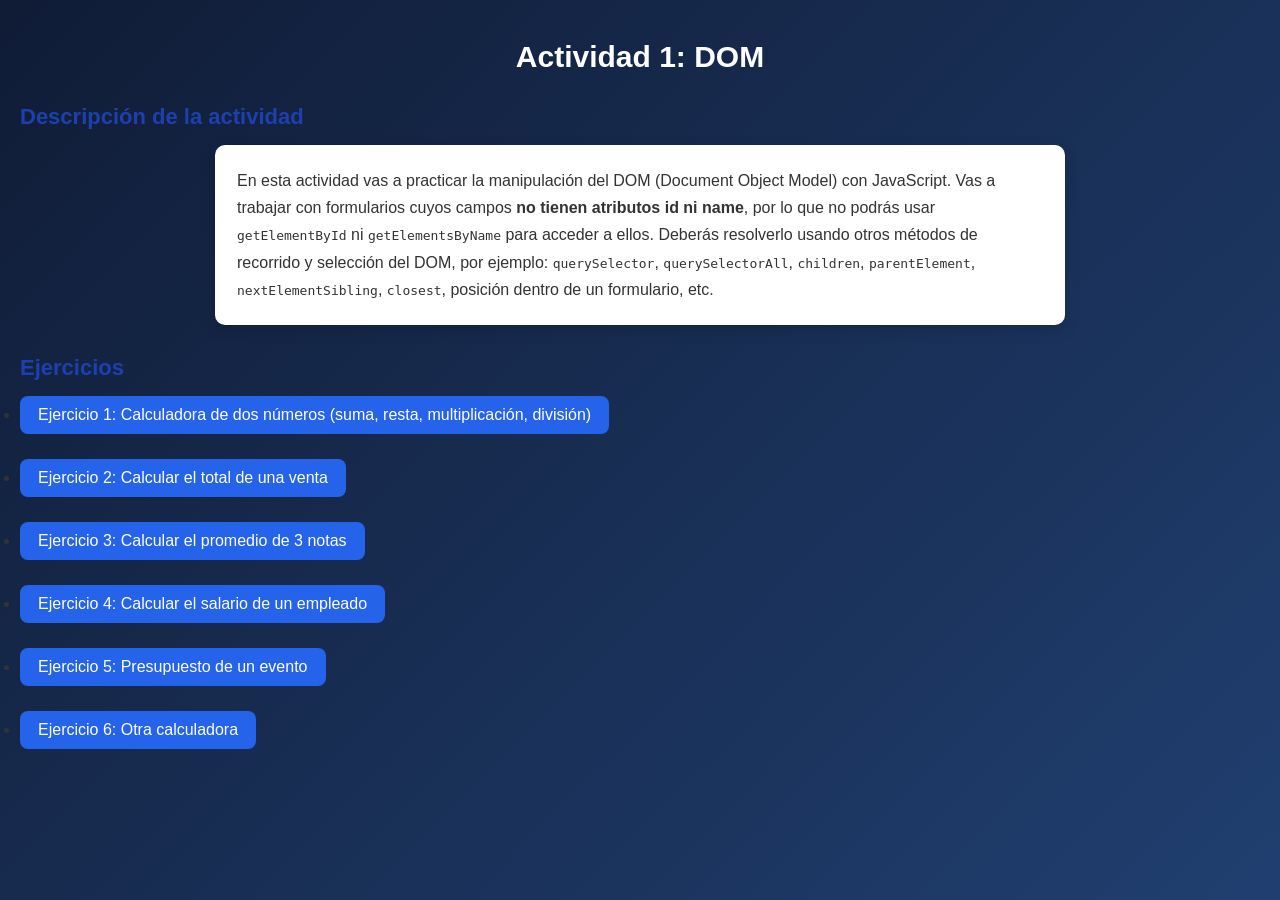
<file: index.html>
<!DOCTYPE html>
<html lang="es">
<head>
  <link rel="stylesheet" href="css/style.css">
  <meta charset="UTF-8">
  <meta name="viewport" content="width=device-width, initial-scale=1.0">
  <title>Actividad 1: DOM</title>

</head>
<body>

  <h1>Actividad 1: DOM</h1>

  <h2>Descripción de la actividad</h2>
  <p>
    En esta actividad vas a practicar la manipulación del DOM (Document Object Model)
    con JavaScript. Vas a trabajar con formularios cuyos campos <strong>no tienen
    atributos id ni name</strong>, por lo que no podrás usar
    <code>getElementById</code> ni <code>getElementsByName</code> para acceder a ellos.
    Deberás resolverlo usando otros métodos de recorrido y selección del DOM, por
    ejemplo: <code>querySelector</code>, <code>querySelectorAll</code>,
    <code>children</code>, <code>parentElement</code>, <code>nextElementSibling</code>,
    <code>closest</code>, posición dentro de un formulario, etc.
  </p>

  <!--
    Qué debes entregar en cada ejercicio:
    1. Crear tu propio archivo CSS y vincularlo en cada página HTML (puede
       ser el mismo archivo para todas, o uno por página).
    2. Crear tu propio archivo JavaScript y vincularlo al final del body de
       cada página.
    3. En el HTML de cada ejercicio, agregar el atributo onclick a cada
       botón, indicando la función de tu JS que debe ejecutar.
    4. En tu JS, usar el DOM (sin id ni name) para leer los valores de los
       inputs, calcular el resultado y mostrarlo en el input de resultado
       correspondiente.
    5. Revisar que los enlaces de este index.html funcionen correctamente
       hacia cada ejercicio.
  -->

  <h2>Ejercicios</h2>
  <ul>
    <li><a href="calculadora.html">Ejercicio 1: Calculadora de dos números (suma, resta, multiplicación, división)</a></li>
    <li><a href="venta.html">Ejercicio 2: Calcular el total de una venta</a></li>
    <li><a href="promedio.html">Ejercicio 3: Calcular el promedio de 3 notas</a></li>
    <li><a href="salario.html">Ejercicio 4: Calcular el salario de un empleado</a></li>
    <li><a href="otra.html">Ejercicio 5: Presupuesto de un evento</a></li>
    <li><a href="otra_calculadora.html">Ejercicio 6: Otra calculadora</a></li>
  </ul>

  <!--
    REQUISITO: debes crear tu propio archivo JS (por ejemplo "index.js")
    y vincularlo aquí si lo necesitas para esta página.
    Ejemplo: <script src="index.js"></script>
  -->
</body>
</html>
</file>
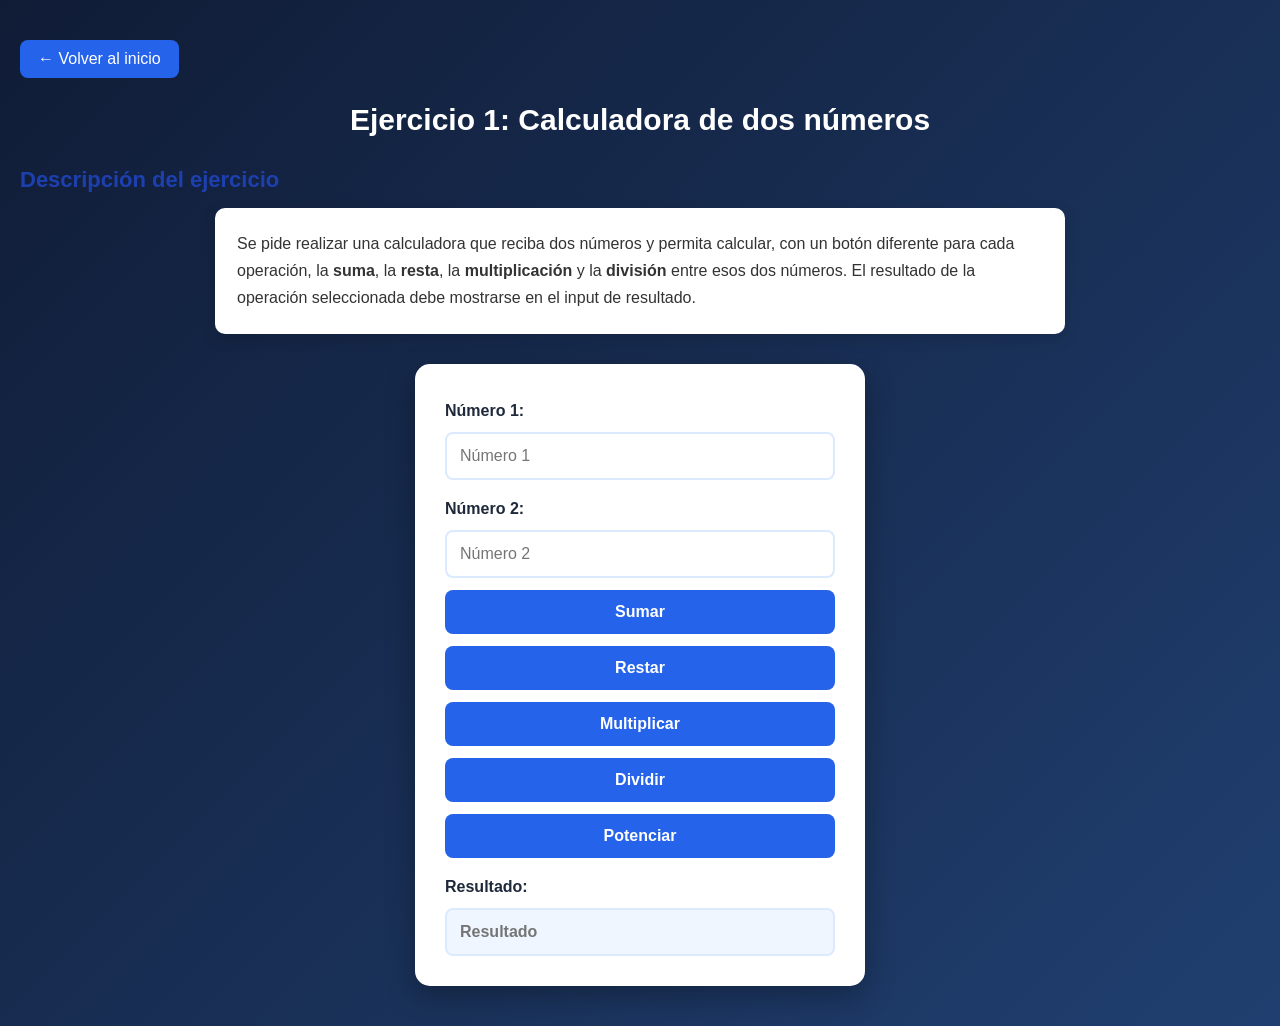
<file: calculadora.html>
<!DOCTYPE html>
<html lang="es">
<head>
  <meta charset="UTF-8">
  <link rel="stylesheet" href="css/style.css">
  <script src="js/calculadora.js"></script>
  <meta name="viewport" content="width=device-width, initial-scale=1.0">
  <title>Ejercicio 1: Calculadora</title>

</head>
<body>

  <a href="index.html">&larr; Volver al inicio</a>

  <h1>Ejercicio 1: Calculadora de dos números</h1>

  <h2>Descripción del ejercicio</h2>
  <p>
    Se pide realizar una calculadora que reciba dos números y permita calcular,
    con un botón diferente para cada operación, la <strong>suma</strong>, la
    <strong>resta</strong>, la <strong>multiplicación</strong> y la
    <strong>división</strong> entre esos dos números. El resultado de la
    operación seleccionada debe mostrarse en el input de resultado.
  </p>

  <!--
    Instrucciones:
    1. Los inputs de este formulario no tienen id ni name: debes acceder a ellos
       desde tu JS usando el DOM (por ejemplo querySelectorAll('input') y la
       posición de cada campo, o recorriendo el formulario).
    2. Agrega el atributo onclick a cada botón, apuntando a una función distinta
       de tu JS (sumar, restar, multiplicar, dividir).
    3. Valida en tu JS qué pasa si se intenta dividir por cero.
    4. Crea y vincula tu propio CSS y tu propio JS.
  -->

  <form>
    <label for="num1">Número 1:</label>
    <input type="number" id="num1" placeholder="Número 1">

    <label for="num2">Número 2:</label>
    <input type="number" id="num2" placeholder="Número 2">

    <button type="button" onclick="sumar()">Sumar</button>
    <button type="button" onclick="restar()">Restar</button>
    <button type="button" onclick="multi()">Multiplicar</button>
    <button type="button" onclick="divi()">Dividir</button>
    <button type="button" onclick="potencia()">Potenciar</button>

    <label for="resultado1">Resultado:</label>
    <input type="text" id="resultado1" placeholder="Resultado" readonly>
  </form>

  <!--
    REQUISITO: vincula aquí tu propio archivo JS.
    Ejemplo: <script src="calculadora.js"></script>
  -->
</body>
</html>
</file>
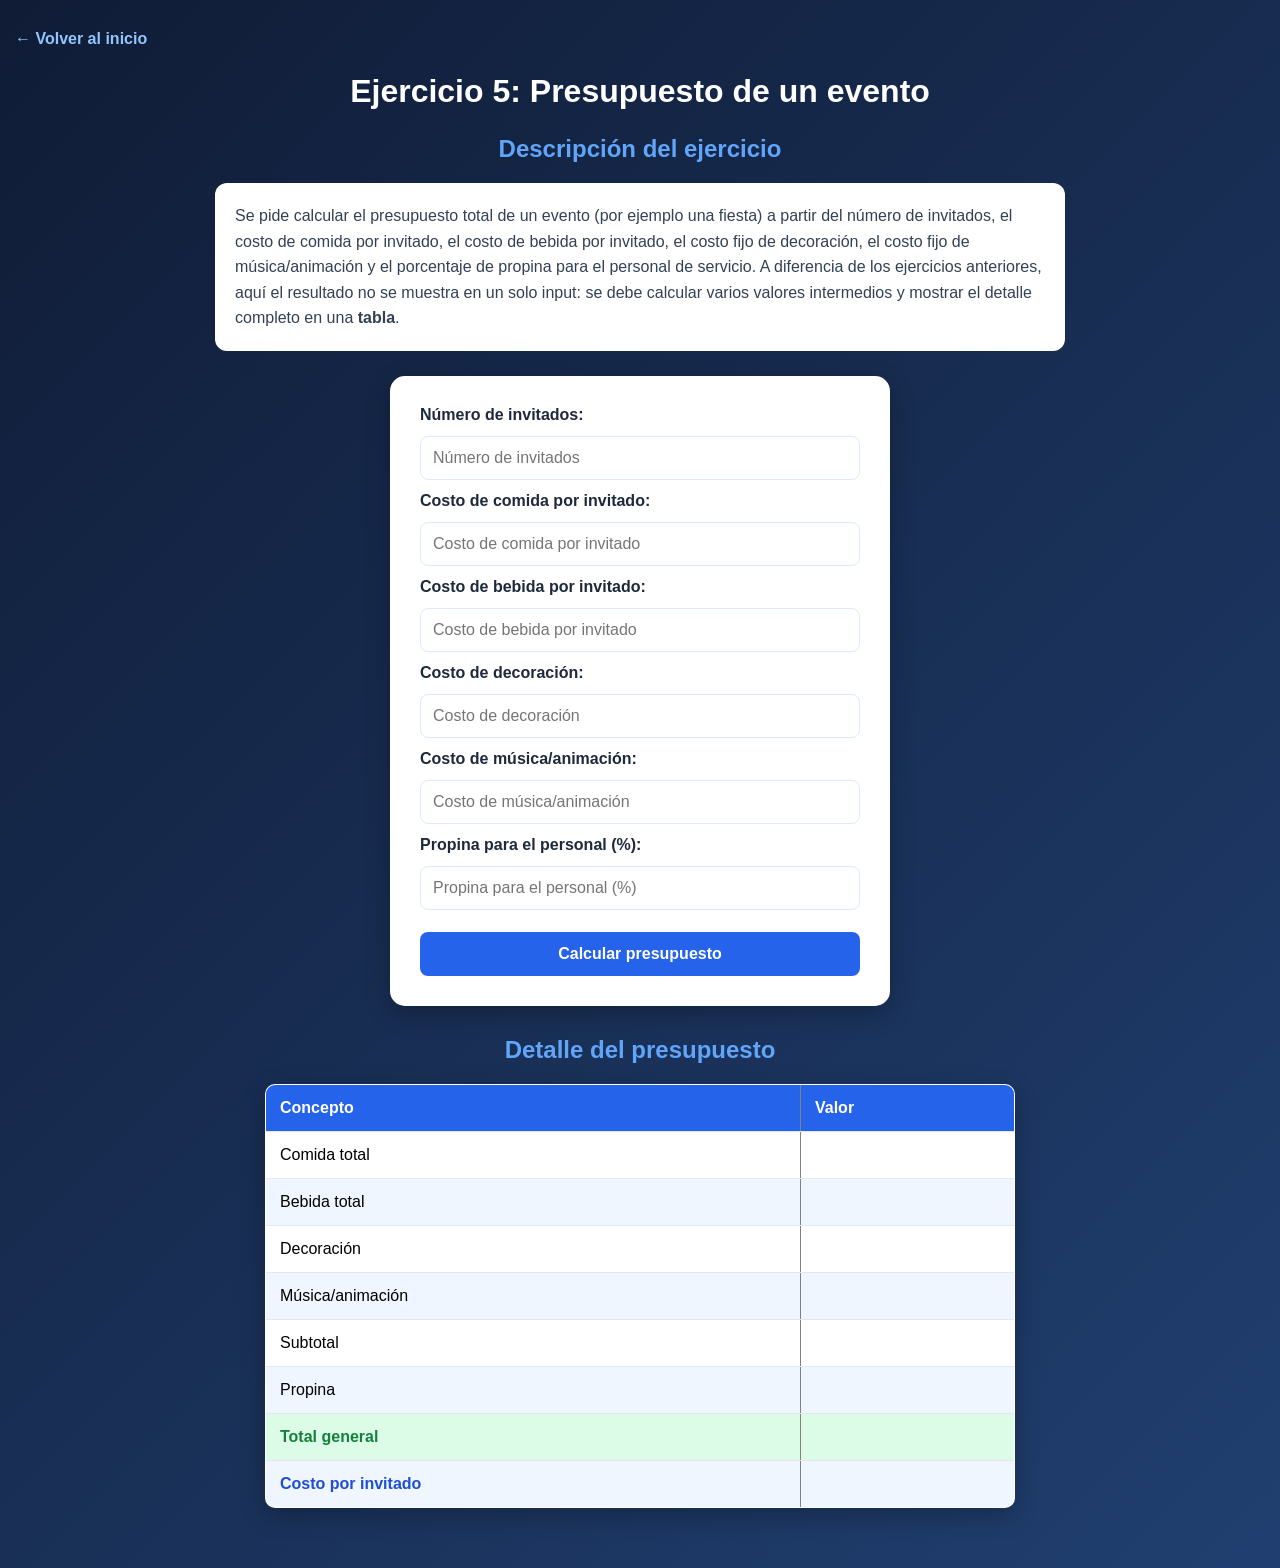
<file: otra.html>
<!DOCTYPE html>
<html lang="es">
<head>
  <meta charset="UTF-8">
  <link rel="stylesheet" href="css/presupuesto.css">
  <meta name="viewport" content="width=device-width, initial-scale=1.0">
  <title>Ejercicio 5: Presupuesto de un evento</title>
   <script src="js/otra.js"></script>
</head>
<body>

  <a href="index.html">&larr; Volver al inicio</a>

  <h1>Ejercicio 5: Presupuesto de un evento</h1>

  <h2>Descripción del ejercicio</h2>
  <p>
    Se pide calcular el presupuesto total de un evento (por ejemplo una
    fiesta) a partir del número de invitados, el costo de comida por
    invitado, el costo de bebida por invitado, el costo fijo de decoración,
    el costo fijo de música/animación y el porcentaje de propina para el
    personal de servicio. A diferencia de los ejercicios anteriores, aquí
    el resultado no se muestra en un solo input: se debe calcular varios
    valores intermedios y mostrar el detalle completo en una
    <strong>tabla</strong>.
  </p>

  <!--
    Instrucciones:
    1. Los inputs no tienen id ni name: accede a ellos desde tu JS
       recorriendo el DOM del formulario.
    2. Agrega el atributo onclick al botón "Calcular presupuesto",
       apuntando a una función de tu JS.
    3. En tu JS debes calcular, usando variables, al menos:
       - comida total = invitados * costo de comida por invitado
       - bebida total = invitados * costo de bebida por invitado
       - subtotal = comida total + bebida total + decoración + música
       - propina = subtotal * (porcentaje de propina / 100)
       - total general = subtotal + propina
       - costo por invitado = total general / invitados
    4. Las celdas de la columna "Valor" de la tabla tampoco tienen id ni
       name: accede a ellas recorriendo las filas de la tabla
       (querySelectorAll('tbody tr'), children, etc.) y escribe ahí cada
       resultado.
    5. Valida qué pasa si el número de invitados es 0 o está vacío.
    6. Todos los valores de la tabla son dinero: antes de escribirlos en la
       celda, fórmatealos con toLocaleString() (por ejemplo:
       totalGeneral.toLocaleString('es-CO')).
    7. Crea y vincula tu propio CSS y tu propio JS.
  -->

  <form>
    <label for="numero-inv">Número de invitados:</label>
    <input type="number" placeholder="Número de invitados" id="numero-inv">

    <label for="cost-comida">Costo de comida por invitado:</label>
    <input type="number" placeholder="Costo de comida por invitado" id="cost-comida">

    <label for="cost-bebida">Costo de bebida por invitado:</label>
    <input type="number" placeholder="Costo de bebida por invitado" id="cost-bebida">

    <label for="cost-decor">Costo de decoración:</label>
    <input type="number" placeholder="Costo de decoración" id="cost-decor">

    <label for="cost-musica">Costo de música/animación:</label>
    <input type="number" placeholder="Costo de música/animación" id="cost-musica">

    <label for="propina-porc">Propina para el personal (%):</label>
    <input type="number" placeholder="Propina para el personal (%)" id="propina-porc">

    <button type="button" onclick="calcularPresupuesto()">Calcular presupuesto</button>
  </form>

  <h2>Detalle del presupuesto</h2>
  <table border="1">
    <thead>
      <tr>
        <th>Concepto</th>
        <th>Valor</th>
      </tr>
    </thead>
    <tbody>
      <tr>
        <td>Comida total</td>
        <td id="comida-total-s"></td>
      </tr>
      <tr>
        <td>Bebida total</td>
        <td id="bebida-total-s"></td>
      </tr>
      <tr>
        <td>Decoración</td>
        <td id="decoracion"></td>
      </tr>
      <tr>
        <td>Música/animación</td>
        <td id="musica"></td>
      </tr>
      <tr>
        <td>Subtotal</td>
        <td id="subtotal"></td>
      </tr>
      <tr>
        <td>Propina</td>
        <td id="propina"></td>
      </tr>
      <tr>
        <td>Total general</td>
        <td id="total-general"></td>
      </tr>
      <tr>
        <td>Costo por invitado</td>
        <td id="costo-inv"></td>
      </tr>
    </tbody>
  </table>

  <!--
    REQUISITO: vincula aquí tu propio archivo JS.
    Ejemplo: <script src="otra.js"></script>
  -->

</body>
</html>
</file>
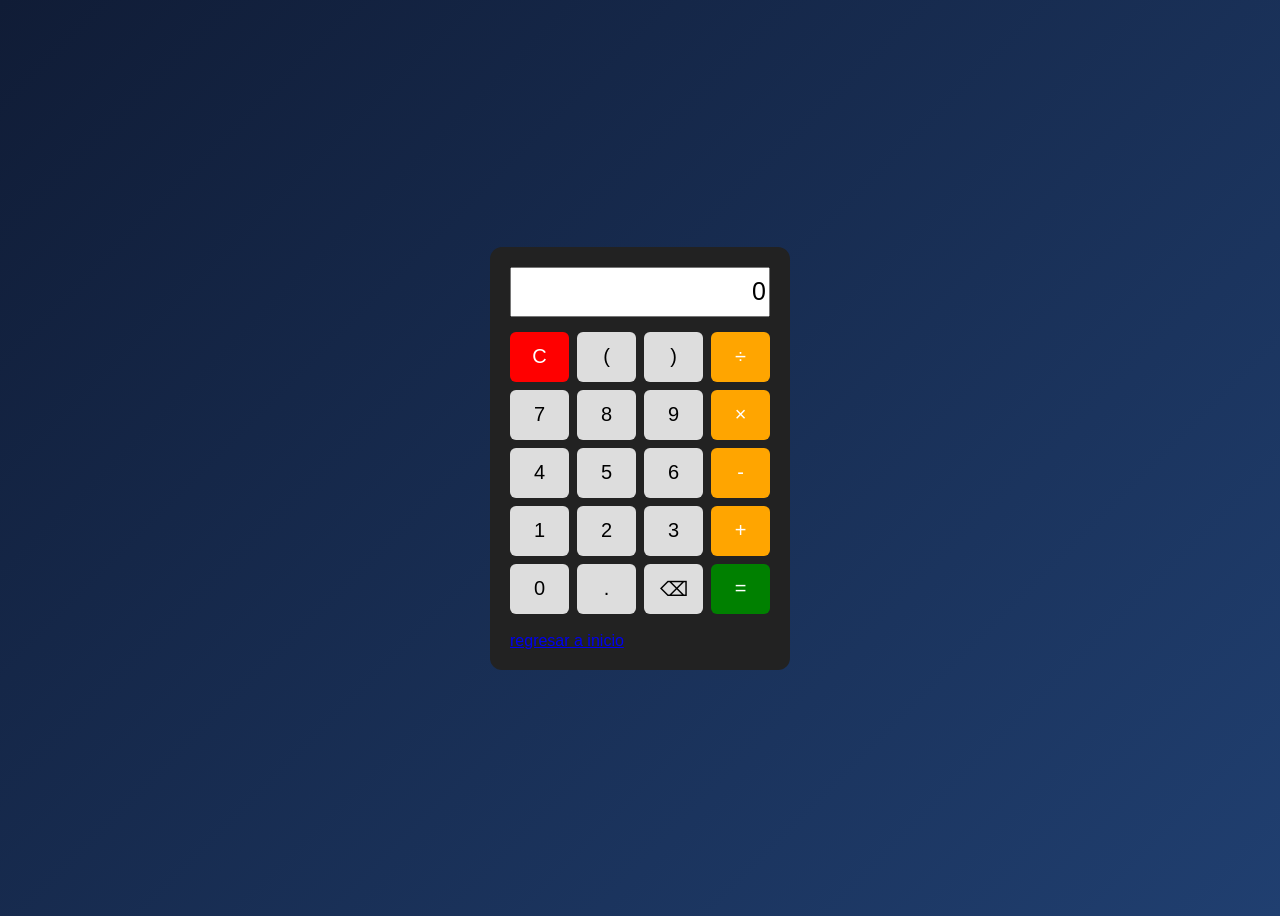
<file: otra_calculadora.html>
<!DOCTYPE html>
<html lang="es">
<head>
    <meta charset="UTF-8">
    <link rel="stylesheet" href="css/otra_calculadora.css">
    <meta name="viewport" content="width=device-width, initial-scale=1.0">
    <title>Calculadora básica</title>

   
</head>

<body>

    <div class="calculadora">

        <input type="text" id="pantalla" value="0" readonly>

        <div class="botones">

            <button class="borrar" onclick="limpiar()">C</button>
            <button onclick="agregar('(')">(</button>
            <button onclick="agregar(')')">)</button>
            <button class="operador" onclick="agregar('/')">÷</button>

            <button onclick="agregar('7')">7</button>
            <button onclick="agregar('8')">8</button>
            <button onclick="agregar('9')">9</button>
            <button class="operador" onclick="agregar('*')">×</button>

            <button onclick="agregar('4')">4</button>
            <button onclick="agregar('5')">5</button>
            <button onclick="agregar('6')">6</button>
            <button class="operador" onclick="agregar('-')">-</button>

            <button onclick="agregar('1')">1</button>
            <button onclick="agregar('2')">2</button>
            <button onclick="agregar('3')">3</button>
            <button class="operador" onclick="agregar('+')">+</button>

            <button onclick="agregar('0')">0</button>
            <button onclick="agregar('.')">.</button>
            <button onclick="borrarUltimo()">⌫</button>
            <button class="igual" onclick="calcular()">=</button>

        </div><br>
        <a href="index.html">regresar a inicio</a>
    </div>

    <script>

        let expresion = "";

        function agregar(valor) {
            expresion += valor;
            document.getElementById("pantalla").value = expresion;
        }

        function limpiar() {
            expresion = "";
            document.getElementById("pantalla").value = "0";
        }

        function borrarUltimo() {
            expresion = expresion.slice(0, -1);
            document.getElementById("pantalla").value =
                expresion || "0";
        }

        function calcular() {
            try {
                // Validar que solo existan caracteres matemáticos
                if (!/^[0-9+\-*/().\s]+$/.test(expresion)) {
                    throw new Error("Expresión inválida");
                }

                let resultado = Function(
                    '"use strict"; return (' + expresion + ')'
                )();

                if (!Number.isFinite(resultado)) {
                    throw new Error("Resultado inválido");
                }

                expresion = String(resultado);

                document.getElementById("pantalla").value =
                    expresion;

            } catch (error) {
                document.getElementById("pantalla").value = "Error";
                expresion = "";
            }
        }

    </script>

</body>
</html>
</file>
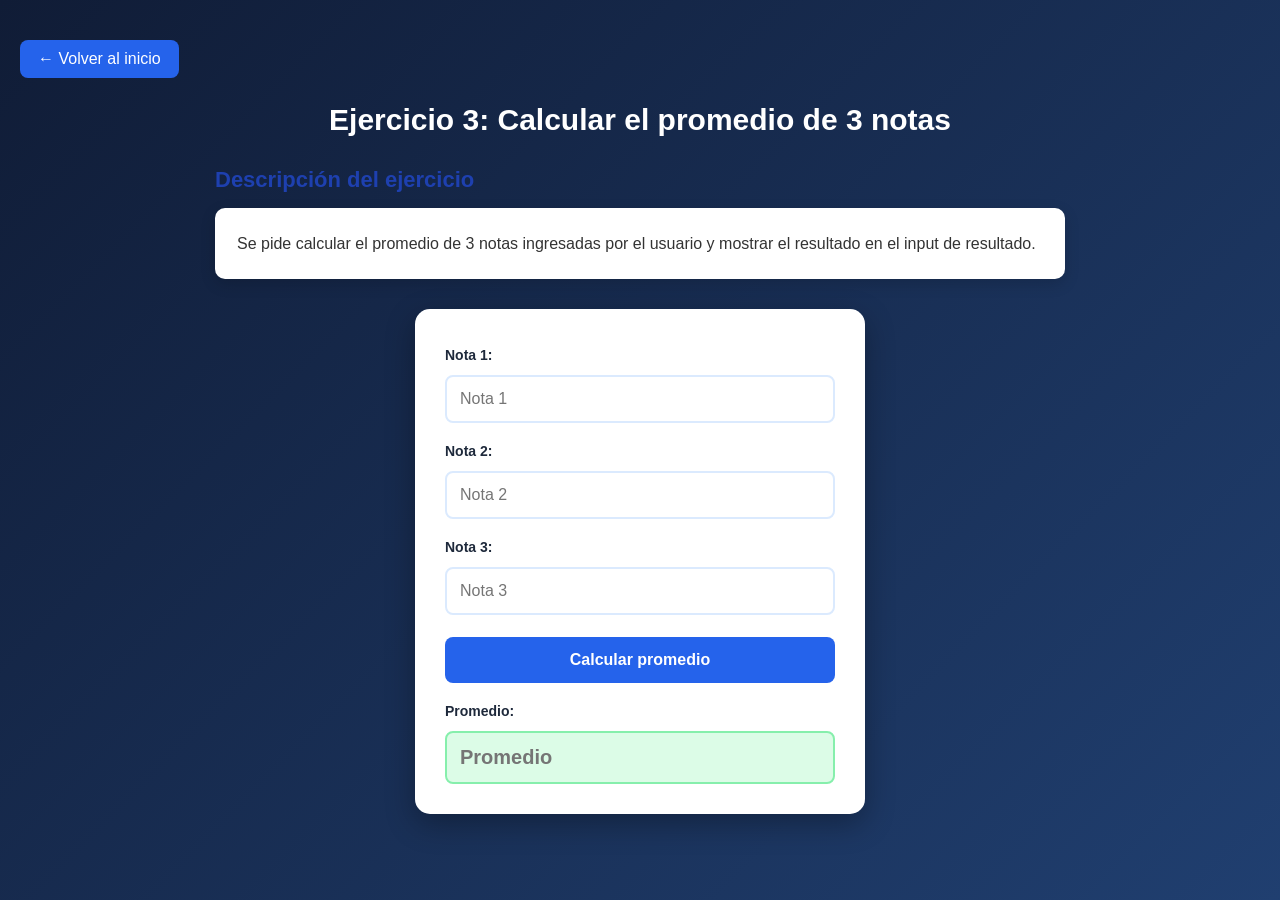
<file: promedio.html>
<!DOCTYPE html>
<html lang="es">
<head>
  <meta charset="UTF-8">
  <link rel="stylesheet" href="css/promedio.css">
  <meta name="viewport" content="width=device-width, initial-scale=1.0">
  <script src="js/promedio.js"></script>
  <title>Ejercicio 3: Promedio de notas</title>

  <!--
    REQUISITO: vincula aquí tu propio archivo CSS.
    Ejemplo: <link rel="stylesheet" href="estilos.css">
  -->
</head>
<body>

  <a href="index.html">&larr; Volver al inicio</a>

  <h1>Ejercicio 3: Calcular el promedio de 3 notas</h1>

  <h2>Descripción del ejercicio</h2>
  <p>
    Se pide calcular el promedio de 3 notas ingresadas por el usuario y
    mostrar el resultado en el input de resultado.
  </p>

  <!--
    Instrucciones:
    1. Los inputs no tienen id ni name: accede a ellos desde tu JS recorriendo
       el DOM del formulario.
    2. Agrega el atributo onclick al botón "Calcular promedio", apuntando a
       una función de tu JS.
    3. Opcional: valida que las notas estén en un rango válido (por ejemplo
       entre 0 y 5, o entre 0 y 10, según el sistema que uses).
    4. El promedio es un campo de promedio: antes de mostrarlo, fórmatealo
       con toFixed(2) para que quede con dos decimales.
    5. Crea y vincula tu propio CSS y tu propio JS.
  -->

  <form>
    <label for="nota1">Nota 1:</label>
    <input id="nota1" type="number" step="0.1" placeholder="Nota 1">

    <label for="nota2">Nota 2:</label>
    <input id="nota2" type="number" step="0.1" placeholder="Nota 2">

    <label for="nota3">Nota 3:</label>
    <input id="nota3" type="number" step="0.1" placeholder="Nota 3">

    <button onclick="calcular()" type="button">Calcular promedio</button>

    <label for="promedio">Promedio:</label>
    <input id="promedio" type="text" placeholder="Promedio" readonly>
  </form>

  <!--
    REQUISITO: vincula aquí tu propio archivo JS.
    Ejemplo: <script src="promedio.js"></script>
  -->

</body>
</html>
</file>
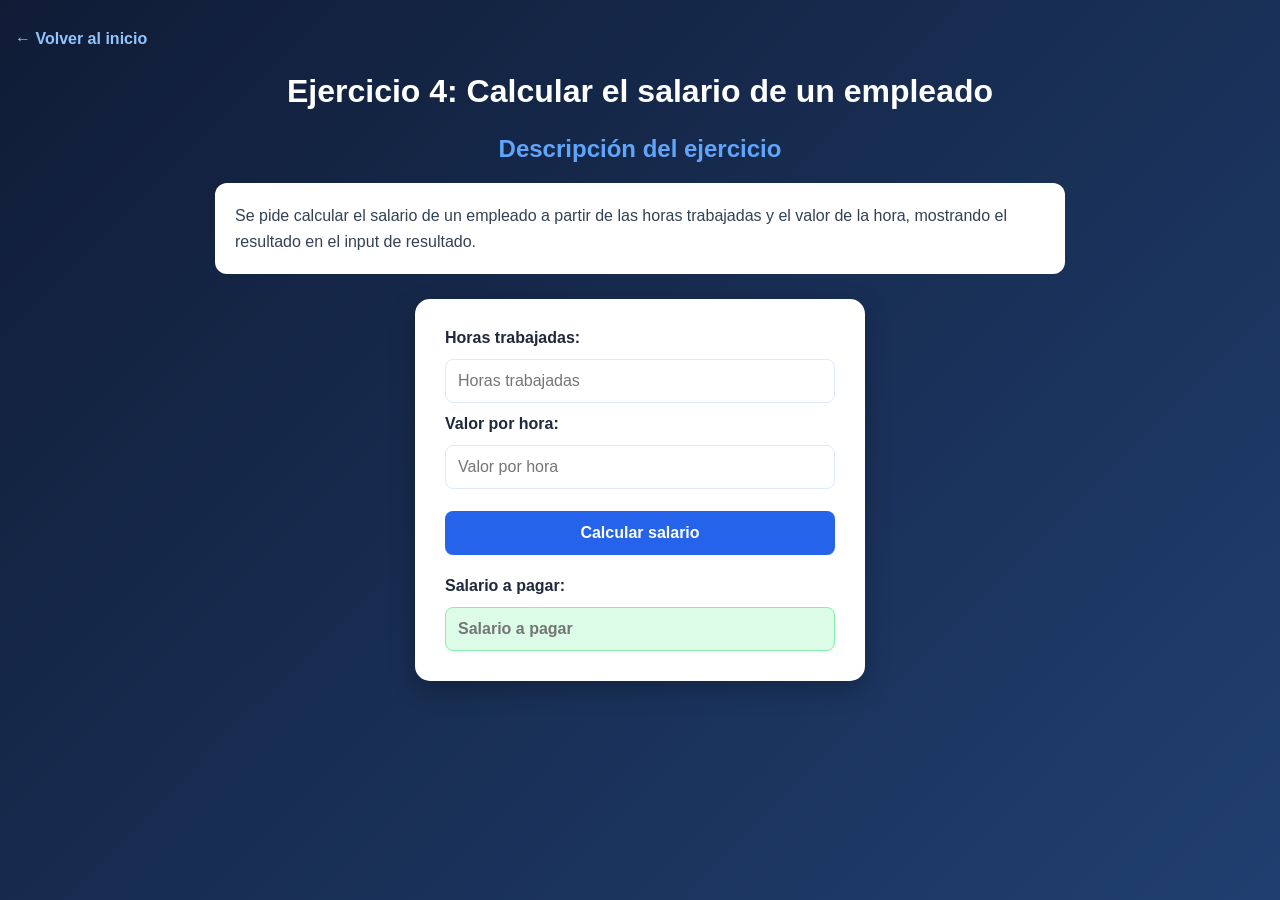
<file: salario.html>
<!DOCTYPE html>
<html lang="es">
<head>
  <meta charset="UTF-8">
  <link rel="stylesheet" href="css/salario.css">
  <script src="js/salario.js"></script>
  <meta name="viewport" content="width=device-width, initial-scale=1.0">
  <title>Ejercicio 4: Salario de empleado</title> 
</head>
<body>

  <a href="index.html">&larr; Volver al inicio</a>

  <h1>Ejercicio 4: Calcular el salario de un empleado</h1>

  <h2>Descripción del ejercicio</h2>
  <p>
    Se pide calcular el salario de un empleado a partir de las horas
    trabajadas y el valor de la hora, mostrando el resultado en el input
    de resultado.
  </p>

  <!--
    Instrucciones:
    1. Los inputs no tienen id ni name: accede a ellos desde tu JS recorriendo
       el DOM del formulario.
    2. Agrega el atributo onclick al botón "Calcular salario", apuntando a
       una función de tu JS.
    3. Opcional: agrega una regla propia, por ejemplo recargo por horas extra
       si se trabajan más de 8 horas al día.
    4. El salario a pagar es un valor en dinero: antes de mostrarlo,
       fórmatealo con toLocaleString() (por ejemplo:
       salario.toLocaleString('es-CO')).
    5. Crea y vincula tu propio CSS y tu propio JS.
  -->

  <form>
    <label for="horas">Horas trabajadas:</label>
    <input type="number" placeholder="Horas trabajadas" id="horas">

    <label for="valor">Valor por hora:</label>
    <input type="number" placeholder="Valor por hora" id="valor">

    <button type="button" onclick="calcular()">Calcular salario</button>

    <label for="resultado">Salario a pagar:</label>
    <input type="text" placeholder="Salario a pagar" readonly id="resultado">
  </form>

  <!--
    REQUISITO: vincula aquí tu propio archivo JS.
    Ejemplo: <script src="salario.js"></script>
  -->

</body>
</html>
</file>
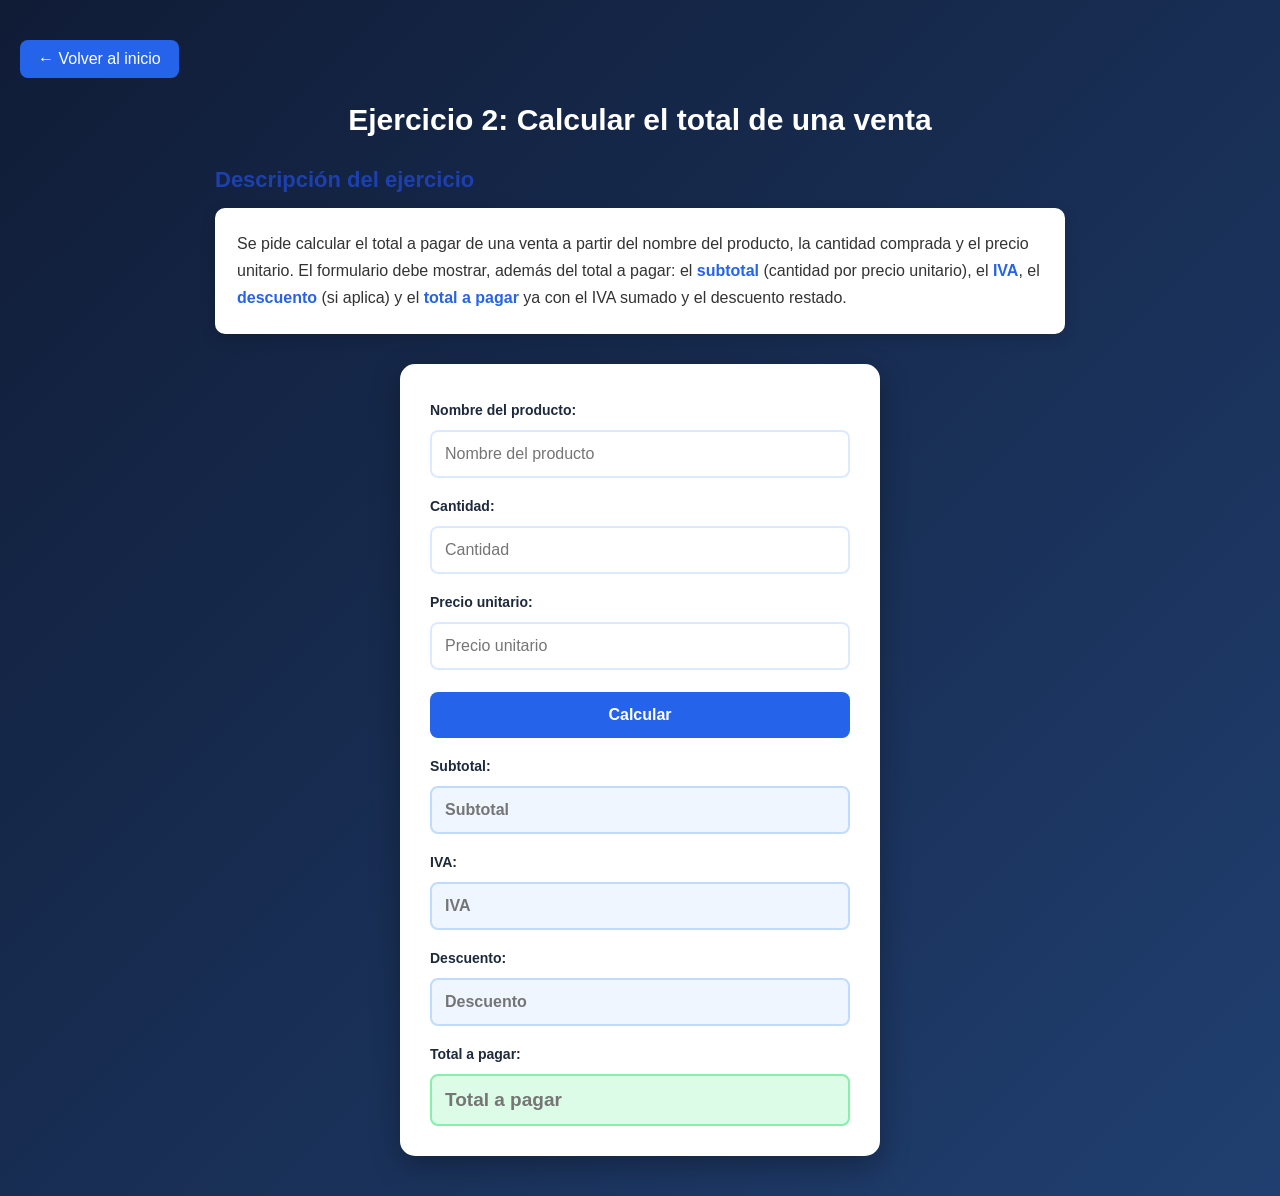
<file: venta.html>
<!DOCTYPE html>
<html lang="es">
<head>
  <meta charset="UTF-8">
  <link rel="stylesheet" href="css/venta.css">
  <script src="js/venta.js"></script>
  <meta name="viewport" content="width=device-width, initial-scale=1.0">
  <title>Ejercicio 2: Total de venta</title>

  <!--
    REQUISITO: vincula aquí tu propio archivo CSS.
    Ejemplo: <link rel="stylesheet" href="estilos.css">
  -->
</head>
<body>

  <a href="index.html">&larr; Volver al inicio</a>

  <h1>Ejercicio 2: Calcular el total de una venta</h1>

  <h2>Descripción del ejercicio</h2>
  <p>
    Se pide calcular el total a pagar de una venta a partir del nombre del
    producto, la cantidad comprada y el precio unitario. El formulario debe
    mostrar, además del total a pagar: el <strong>subtotal</strong> (cantidad
    por precio unitario), el <strong>IVA</strong>, el <strong>descuento</strong>
    (si aplica) y el <strong>total a pagar</strong> ya con el IVA sumado y el
    descuento restado.
  </p>

  <!--
    Instrucciones:
    1. Define tú mismo el porcentaje de IVA a aplicar (por ejemplo 19%).
    2. Define tú mismo una regla de descuento (por ejemplo: si la cantidad es
       mayor a 10 unidades, aplica un 5% de descuento sobre el subtotal).
    3. Los inputs no tienen id ni name: accede a ellos desde tu JS recorriendo
       el DOM del formulario.
    4. Agrega el atributo onclick al botón "Calcular", apuntando a una función
       de tu JS.
    5. El Subtotal, el IVA, el Descuento y el Total a pagar son valores en
       dinero: antes de mostrarlos, fórmatealos con toLocaleString() (por
       ejemplo: subtotal.toLocaleString('es-CO')).
    6. Crea y vincula tu propio CSS y tu propio JS.
  -->

  <form>
    <label for="producto">Nombre del producto:</label>
    <input type="text" id="producto" placeholder="Nombre del producto">

    <label for="cantidad">Cantidad:</label>
    <input type="number" id="cantidad" placeholder="Cantidad">

    <label for="precio">Precio unitario:</label>
    <input type="number" id="precio" placeholder="Precio unitario">

    <button type="button" onclick="calcular()">Calcular</button>

    <label for="subtotal">Subtotal:</label>
    <input type="text" id="subtotal" placeholder="Subtotal" readonly>

    <label for="iva">IVA:</label>
    <input type="text" id="iva" placeholder="IVA" readonly>

    <label for="descuento">Descuento:</label>
    <input type="text" id="descuento" placeholder="Descuento" readonly>

    <label for="total">Total a pagar:</label>
    <input type="text" id="total" placeholder="Total a pagar" readonly>
  </form>

  <!--
    REQUISITO: vincula aquí tu propio archivo JS.
    Ejemplo: <script src="venta.js"></script>
  -->
</body>
</html>
</file>
<file: css/style.css>
/* =================================
   ESTILOS GENERALES
================================= */

* {
    margin: 0;
    padding: 0;
    box-sizing: border-box;
}

body {
    font-family: 'Segoe UI', Arial, sans-serif;
    background: linear-gradient(135deg, #101c36, #203f70);
    min-height: 100vh;
    padding: 40px 20px;
    color: #333;
}

/* =================================
   ENLACE VOLVER
================================= */

a {
    display: inline-block;
    color: #ffffff;
    text-decoration: none;
    background: #2563eb;
    padding: 10px 18px;
    border-radius: 8px;
    margin-bottom: 25px;
    transition: 0.3s;
}

a:hover {
    background: #1d4ed8;
    transform: translateX(-4px);
}

/* =================================
   TITULOS
================================= */

h1 {
    color: #ffffff;
    text-align: center;
    margin-bottom: 30px;
    font-size: 30px;
}

h2 {
    color: #1e40af;
    margin-bottom: 15px;
    font-size: 22px;
}

/* =================================
   DESCRIPCION
================================= */

p {
    background: #ffffff;
    padding: 22px;
    border-radius: 10px;
    line-height: 1.7;
    max-width: 850px;
    margin: 0 auto 30px auto;
    box-shadow: 0 5px 15px rgba(0,0,0,0.15);
}

/* =================================
   FORMULARIO
================================= */

form {
    background: #ffffff;
    max-width: 450px;
    margin: 0 auto;
    padding: 30px;
    border-radius: 15px;
    box-shadow: 0 10px 30px rgba(0,0,0,0.3);

    display: flex;
    flex-direction: column;
    gap: 12px;
}

/* =================================
   ETIQUETAS
================================= */

label {
    font-weight: bold;
    color: #1e293b;
    margin-top: 8px;
}

/* =================================
   CAMPOS INPUT
================================= */

input {
    width: 100%;
    padding: 13px;
    border: 2px solid #dbeafe;
    border-radius: 8px;
    font-size: 16px;
    outline: none;
    transition: 0.3s;
}

input:focus {
    border-color: #2563eb;
    box-shadow: 0 0 5px rgba(37,99,235,0.3);
}

input[readonly] {
    background: #eff6ff;
    color: #1d4ed8;
    font-weight: bold;
}

/* =================================
   BOTONES
================================= */

button {
    padding: 13px;
    border: none;
    border-radius: 8px;
    background: #2563eb;
    color: white;
    font-size: 16px;
    font-weight: bold;
    cursor: pointer;
    transition: 0.3s;
}

button:hover {
    background: #1e40af;
    transform: scale(1.02);
}

button:active {
    transform: scale(0.97);
}

/* =================================
   RESPONSIVE DESIGN
================================= */

@media (max-width: 600px) {

    body {
        padding: 20px 12px;
    }

    h1 {
        font-size: 23px;
    }

    h2 {
        font-size: 19px;
    }

    form {
        padding: 20px;
    }

    p {
        padding: 16px;
    }
}
</file>
<file: css/presupuesto.css>
/* Configuración general */
* {
    margin: 0;
    padding: 0;
    box-sizing: border-box;
}

/* Fondo de la página */
body {
    font-family: Arial, sans-serif;
    background: linear-gradient(135deg, #101c36, #203f70);
    min-height: 100vh;
    padding: 30px 15px;
}

/* Enlace para volver */
a {
    display: inline-block;
    color: #93c5fd;
    text-decoration: none;
    margin-bottom: 25px;
    font-weight: bold;
}

a:hover {
    color: #ffffff;
}

/* Título principal */
h1 {
    color: #ffffff;
    text-align: center;
    margin-bottom: 25px;
}

/* Subtítulos */
h2 {
    color: #60a5fa;
    text-align: center;
    margin: 25px auto 20px;
}

/* Descripción */
p {
    background: #ffffff;
    color: #334155;
    max-width: 850px;
    margin: 0 auto 25px;
    padding: 20px;
    border-radius: 12px;
    line-height: 1.6;
}

/* Formulario */
form {
    background: #ffffff;
    max-width: 500px;
    margin: 0 auto 30px;
    padding: 30px;
    border-radius: 15px;
    box-shadow: 0 8px 25px rgba(0, 0, 0, 0.25);
    display: flex;
    flex-direction: column;
    gap: 12px;
}

/* Etiquetas */
label {
    color: #1e293b;
    font-weight: bold;
}

/* Campos de entrada */
input {
    width: 100%;
    padding: 12px;
    border: 1px solid #dbeafe;
    border-radius: 8px;
    font-size: 16px;
    outline: none;
}

input:focus {
    border-color: #2563eb;
    box-shadow: 0 0 0 3px rgba(37, 99, 235, 0.15);
}

/* Botón */
button {
    background: #2563eb;
    color: #ffffff;
    border: none;
    padding: 13px;
    border-radius: 8px;
    font-size: 16px;
    font-weight: bold;
    cursor: pointer;
    margin-top: 10px;
}

button:hover {
    background: #1d4ed8;
}

/* Contenedor de la tabla */
table {
    width: 100%;
    max-width: 750px;
    margin: 0 auto 30px;
    border-collapse: collapse;
    background: #ffffff;
    border-radius: 10px;
    overflow: hidden;
    box-shadow: 0 8px 25px rgba(0, 0, 0, 0.25);
}

/* Encabezados y celdas */
th,
td {
    padding: 14px;
    text-align: left;
    border-bottom: 1px solid #e2e8f0;
}

/* Encabezado */
th {
    background: #2563eb;
    color: #ffffff;
}

/* Filas */
tbody tr:nth-child(even) {
    background: #eff6ff;
}

tbody tr:hover {
    background: #dbeafe;
}

/* Resaltar total general */
tbody tr:nth-last-child(2) {
    background: #dcfce7;
    color: #15803d;
    font-weight: bold;
}

/* Costo por invitado */
tbody tr:last-child {
    font-weight: bold;
    color: #1d4ed8;
}

/* Diseño adaptable */
@media (max-width: 600px) {
    h1 {
        font-size: 24px;
    }

    form {
        padding: 20px;
    }

    th,
    td {
        padding: 10px;
        font-size: 14px;
    }
}
</file>
<file: css/otra_calculadora.css>
body {
            font-family: Arial, sans-serif;
            background: linear-gradient(135deg, #101c36, #203f70);
            display: flex;
            justify-content: center;
            align-items: center;
            height: 100vh;
        }

        .calculadora {
            background: #222;
            padding: 20px;
            border-radius: 12px;
            width: 260px;
        }

        #pantalla {
            width: 100%;
            height: 50px;
            font-size: 25px;
            text-align: right;
            margin-bottom: 15px;
            box-sizing: border-box;
        }

        .botones {
            display: grid;
            grid-template-columns: repeat(4, 1fr);
            gap: 8px;
        }

        button {
            height: 50px;
            font-size: 20px;
            cursor: pointer;
            border: none;
            border-radius: 6px;
            background: #ddd;
        }

        button:hover {
            background: #bbb;
        }

        .operador {
            background: orange;
            color: white;
        }

        .igual {
            background: green;
            color: white;
        }

        .borrar {
            background: red;
            color: white;
        }
</file>
<file: css/promedio.css>
/* =================================
   EL DIARIO DE UN PROGRAMADOR
   EJERCICIO 3 - PROMEDIO DE NOTAS
================================= */

/* ESTILOS GENERALES */

* {
    margin: 0;
    padding: 0;
    box-sizing: border-box;
}

body {
    font-family: 'Segoe UI', Arial, sans-serif;
    background: linear-gradient(135deg, #101c36, #203f70);
    min-height: 100vh;
    padding: 40px 20px;
    color: #333;
}

/* ENLACE VOLVER */

a {
    display: inline-block;
    color: #ffffff;
    text-decoration: none;
    background: #2563eb;
    padding: 10px 18px;
    border-radius: 8px;
    margin-bottom: 25px;
    transition: 0.3s;
}

a:hover {
    background: #1d4ed8;
    transform: translateX(-4px);
}

/* TITULO PRINCIPAL */

h1 {
    color: #ffffff;
    text-align: center;
    margin-bottom: 30px;
    font-size: 30px;
}

/* SUBTITULO */

h2 {
    color: #1e40af;
    margin-bottom: 15px;
    font-size: 22px;
    max-width: 850px;
    margin-left: auto;
    margin-right: auto;
}

/* DESCRIPCION */

p {
    background: #ffffff;
    padding: 22px;
    border-radius: 10px;
    line-height: 1.7;
    max-width: 850px;
    margin: 0 auto 30px auto;
    box-shadow: 0 5px 15px rgba(0,0,0,0.15);
}

p strong {
    color: #2563eb;
}

/* FORMULARIO */

form {
    background: #ffffff;
    max-width: 450px;
    margin: 0 auto;
    padding: 30px;
    border-radius: 15px;
    box-shadow: 0 10px 30px rgba(0,0,0,0.3);

    display: flex;
    flex-direction: column;
    gap: 12px;
}

/* ETIQUETAS */

label {
    font-weight: bold;
    color: #1e293b;
    margin-top: 8px;
    font-size: 14px;
}

/* CAMPOS INPUT */

input {
    width: 100%;
    padding: 13px;
    border: 2px solid #dbeafe;
    border-radius: 8px;
    font-size: 16px;
    outline: none;
    transition: 0.3s;
}

input:focus {
    border-color: #2563eb;
    box-shadow: 0 0 5px rgba(37,99,235,0.3);
}

/* CAMPO PROMEDIO */

input[readonly] {
    background: #dcfce7;
    color: #15803d;
    font-weight: bold;
    border: 2px solid #86efac;
    font-size: 20px;
}

/* BOTON CALCULAR */

button {
    padding: 14px;
    border: none;
    border-radius: 8px;
    background: #2563eb;
    color: white;
    font-size: 16px;
    font-weight: bold;
    cursor: pointer;
    transition: 0.3s;
    margin-top: 10px;
}

button:hover {
    background: #1e40af;
    transform: scale(1.02);
}

button:active {
    transform: scale(0.97);
}

/* RESPONSIVE DESIGN */

@media (max-width: 600px) {

    body {
        padding: 20px 12px;
    }

    h1 {
        font-size: 23px;
    }

    h2 {
        font-size: 19px;
    }

    form {
        padding: 20px;
    }

    p {
        padding: 16px;
        font-size: 14px;
    }
}
</file>
<file: css/salario.css>
/* Configuración general */
* {
    margin: 0;
    padding: 0;
    box-sizing: border-box;
}

/* Fondo de la página */
body {
    font-family: Arial, sans-serif;
    background: linear-gradient(135deg, #101c36, #203f70);
    min-height: 100vh;
    padding: 30px 15px;
}

/* Enlace para volver */
a {
    display: inline-block;
    color: #93c5fd;
    text-decoration: none;
    margin-bottom: 25px;
    font-weight: bold;
}

a:hover {
    color: #ffffff;
}

/* Título principal */
h1 {
    color: #ffffff;
    text-align: center;
    margin-bottom: 25px;
}

/* Subtítulo */
h2 {
    color: #60a5fa;
    text-align: center;
    margin: 20px auto;
    max-width: 850px;
}

/* Descripción */
p {
    background: #ffffff;
    color: #334155;
    max-width: 850px;
    margin: 0 auto 25px;
    padding: 20px;
    border-radius: 12px;
    line-height: 1.6;
}

/* Formulario */
form {
    background: #ffffff;
    max-width: 450px;
    margin: 0 auto;
    padding: 30px;
    border-radius: 15px;
    box-shadow: 0 8px 25px rgba(0, 0, 0, 0.25);
    display: flex;
    flex-direction: column;
    gap: 12px;
}

/* Etiquetas */
label {
    color: #1e293b;
    font-weight: bold;
}

/* Campos de entrada */
input {
    width: 100%;
    padding: 12px;
    border: 1px solid #dbeafe;
    border-radius: 8px;
    font-size: 16px;
    outline: none;
}

input:focus {
    border-color: #2563eb;
    box-shadow: 0 0 0 3px rgba(37, 99, 235, 0.15);
}

/* Campo de resultado */
input[readonly] {
    background: #dcfce7;
    color: #15803d;
    border-color: #86efac;
    font-weight: bold;
}

/* Botón */
button {
    background: #2563eb;
    color: #ffffff;
    border: none;
    padding: 13px;
    border-radius: 8px;
    font-size: 16px;
    font-weight: bold;
    cursor: pointer;
    margin: 10px 0;
}

button:hover {
    background: #1d4ed8;
}

/* Diseño adaptable */
@media (max-width: 600px) {
    h1 {
        font-size: 24px;
    }

    form {
        padding: 20px;
    }
}
</file>
<file: css/venta.css>
/* =================================
   EL DIARIO DE UN PROGRAMADOR
   EJERCICIO 2 - TOTAL DE VENTA
================================= */

/* ESTILOS GENERALES */

* {
    margin: 0;
    padding: 0;
    box-sizing: border-box;
}

body {
    font-family: 'Segoe UI', Arial, sans-serif;
    background: linear-gradient(135deg, #101c36, #203f70);
    min-height: 100vh;
    padding: 40px 20px;
    color: #333;
}

/* ENLACE VOLVER */

a {
    display: inline-block;
    color: #ffffff;
    text-decoration: none;
    background: #2563eb;
    padding: 10px 18px;
    border-radius: 8px;
    margin-bottom: 25px;
    transition: 0.3s;
}

a:hover {
    background: #1d4ed8;
    transform: translateX(-4px);
}

/* TITULO PRINCIPAL */

h1 {
    color: #ffffff;
    text-align: center;
    margin-bottom: 30px;
    font-size: 30px;
}

/* SUBTITULO */

h2 {
    color: #1e40af;
    margin-bottom: 15px;
    font-size: 22px;
    max-width: 850px;
    margin-left: auto;
    margin-right: auto;
}

/* DESCRIPCION DEL EJERCICIO */

p {
    background: #ffffff;
    padding: 22px;
    border-radius: 10px;
    line-height: 1.7;
    max-width: 850px;
    margin: 0 auto 30px auto;
    box-shadow: 0 5px 15px rgba(0,0,0,0.15);
}

/* RESALTAR CONCEPTOS */

p strong {
    color: #2563eb;
}

/* FORMULARIO */

form {
    background: #ffffff;
    max-width: 480px;
    margin: 0 auto;
    padding: 30px;
    border-radius: 15px;
    box-shadow: 0 10px 30px rgba(0,0,0,0.3);

    display: flex;
    flex-direction: column;
    gap: 12px;
}

/* ETIQUETAS */

label {
    font-weight: bold;
    color: #1e293b;
    margin-top: 8px;
    font-size: 14px;
}

/* CAMPOS INPUT */

input {
    width: 100%;
    padding: 13px;
    border: 2px solid #dbeafe;
    border-radius: 8px;
    font-size: 16px;
    outline: none;
    transition: 0.3s;
    background: #ffffff;
}

input:focus {
    border-color: #2563eb;
    box-shadow: 0 0 5px rgba(37,99,235,0.3);
}

/* CAMPOS DE RESULTADOS */

input[readonly] {
    background: #eff6ff;
    color: #1d4ed8;
    font-weight: bold;
    border-color: #bfdbfe;
}

/* BOTON CALCULAR */

button {
    padding: 14px;
    border: none;
    border-radius: 8px;
    background: #2563eb;
    color: white;
    font-size: 16px;
    font-weight: bold;
    cursor: pointer;
    transition: 0.3s;
    margin-top: 10px;
}

button:hover {
    background: #1e40af;
    transform: scale(1.02);
}

button:active {
    transform: scale(0.97);
}

/* RESULTADO TOTAL */

input#total {
    background: #dcfce7;
    color: #15803d;
    border: 2px solid #86efac;
    font-size: 19px;
    font-weight: bold;
}

/* RESPONSIVE DESIGN */

@media (max-width: 600px) {

    body {
        padding: 20px 12px;
    }

    h1 {
        font-size: 23px;
    }

    h2 {
        font-size: 19px;
    }

    form {
        padding: 20px;
    }

    p {
        padding: 16px;
        font-size: 14px;
    }
}
</file>
